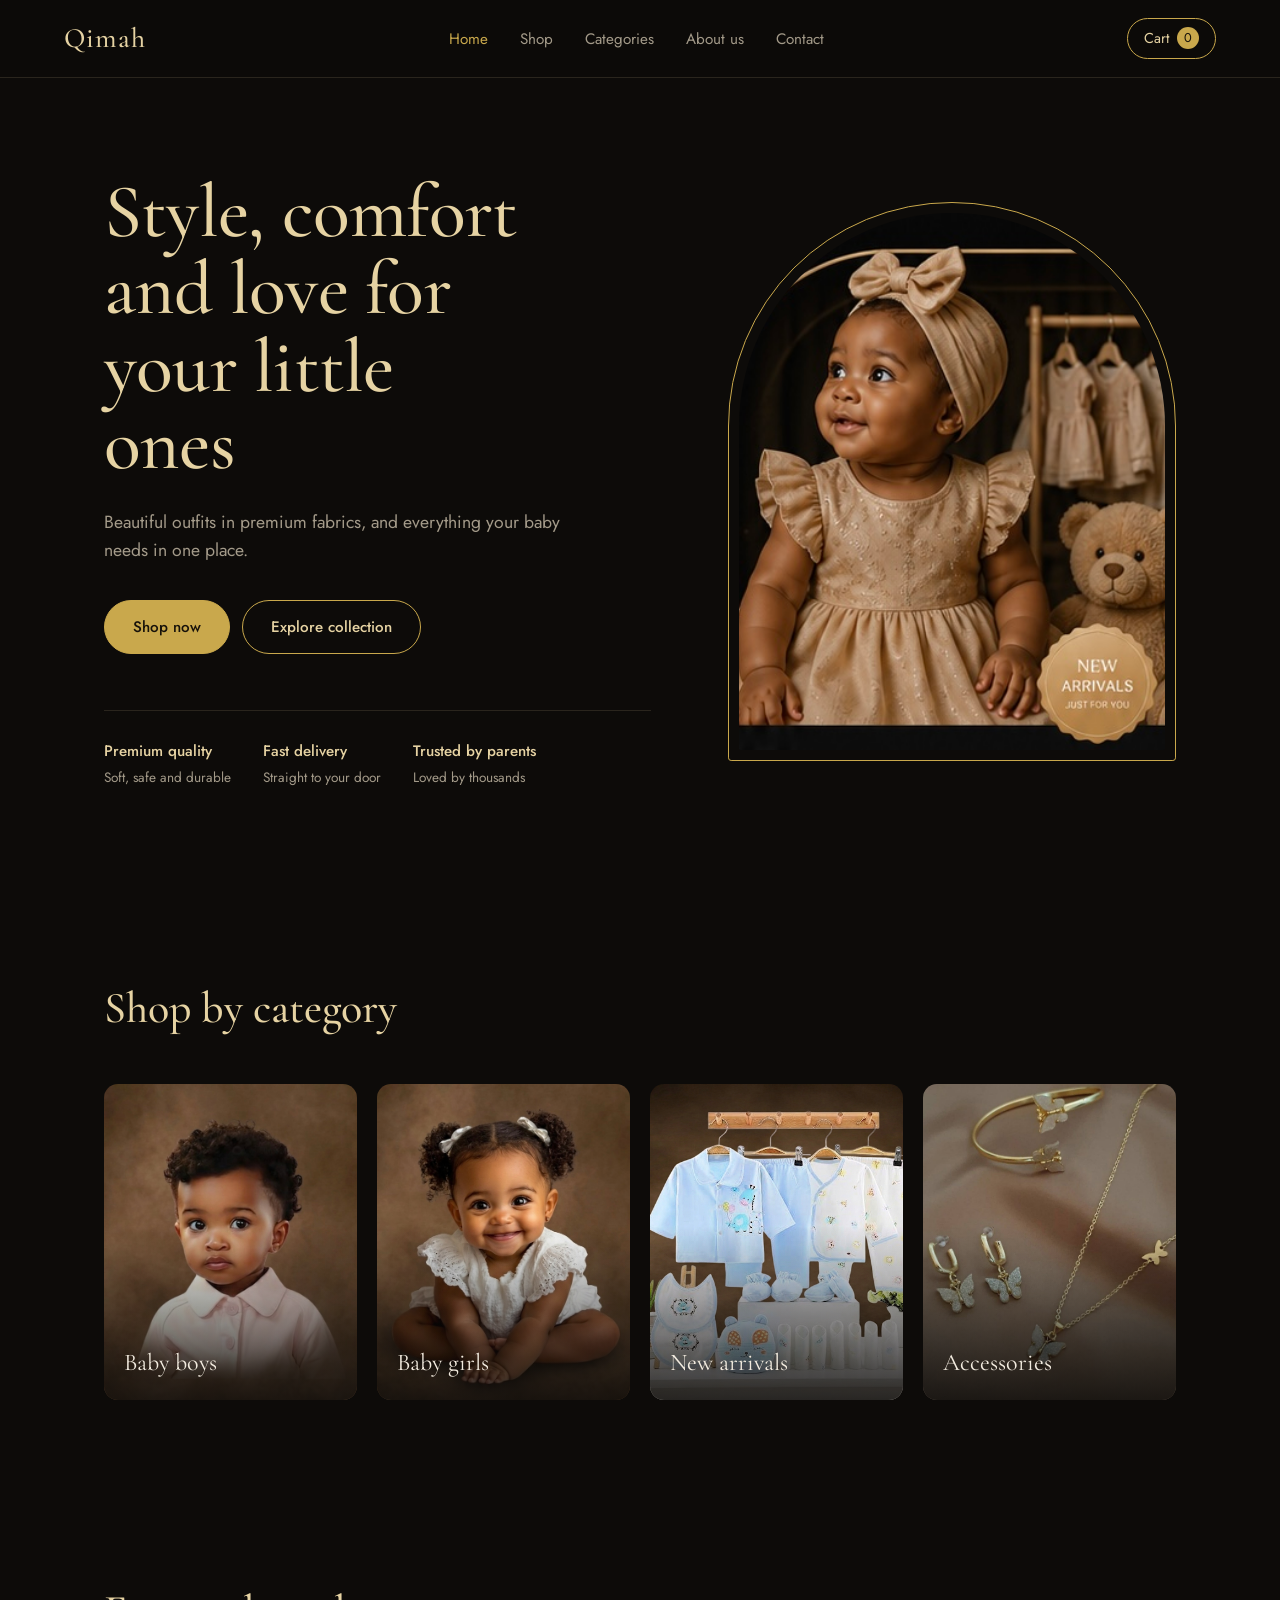
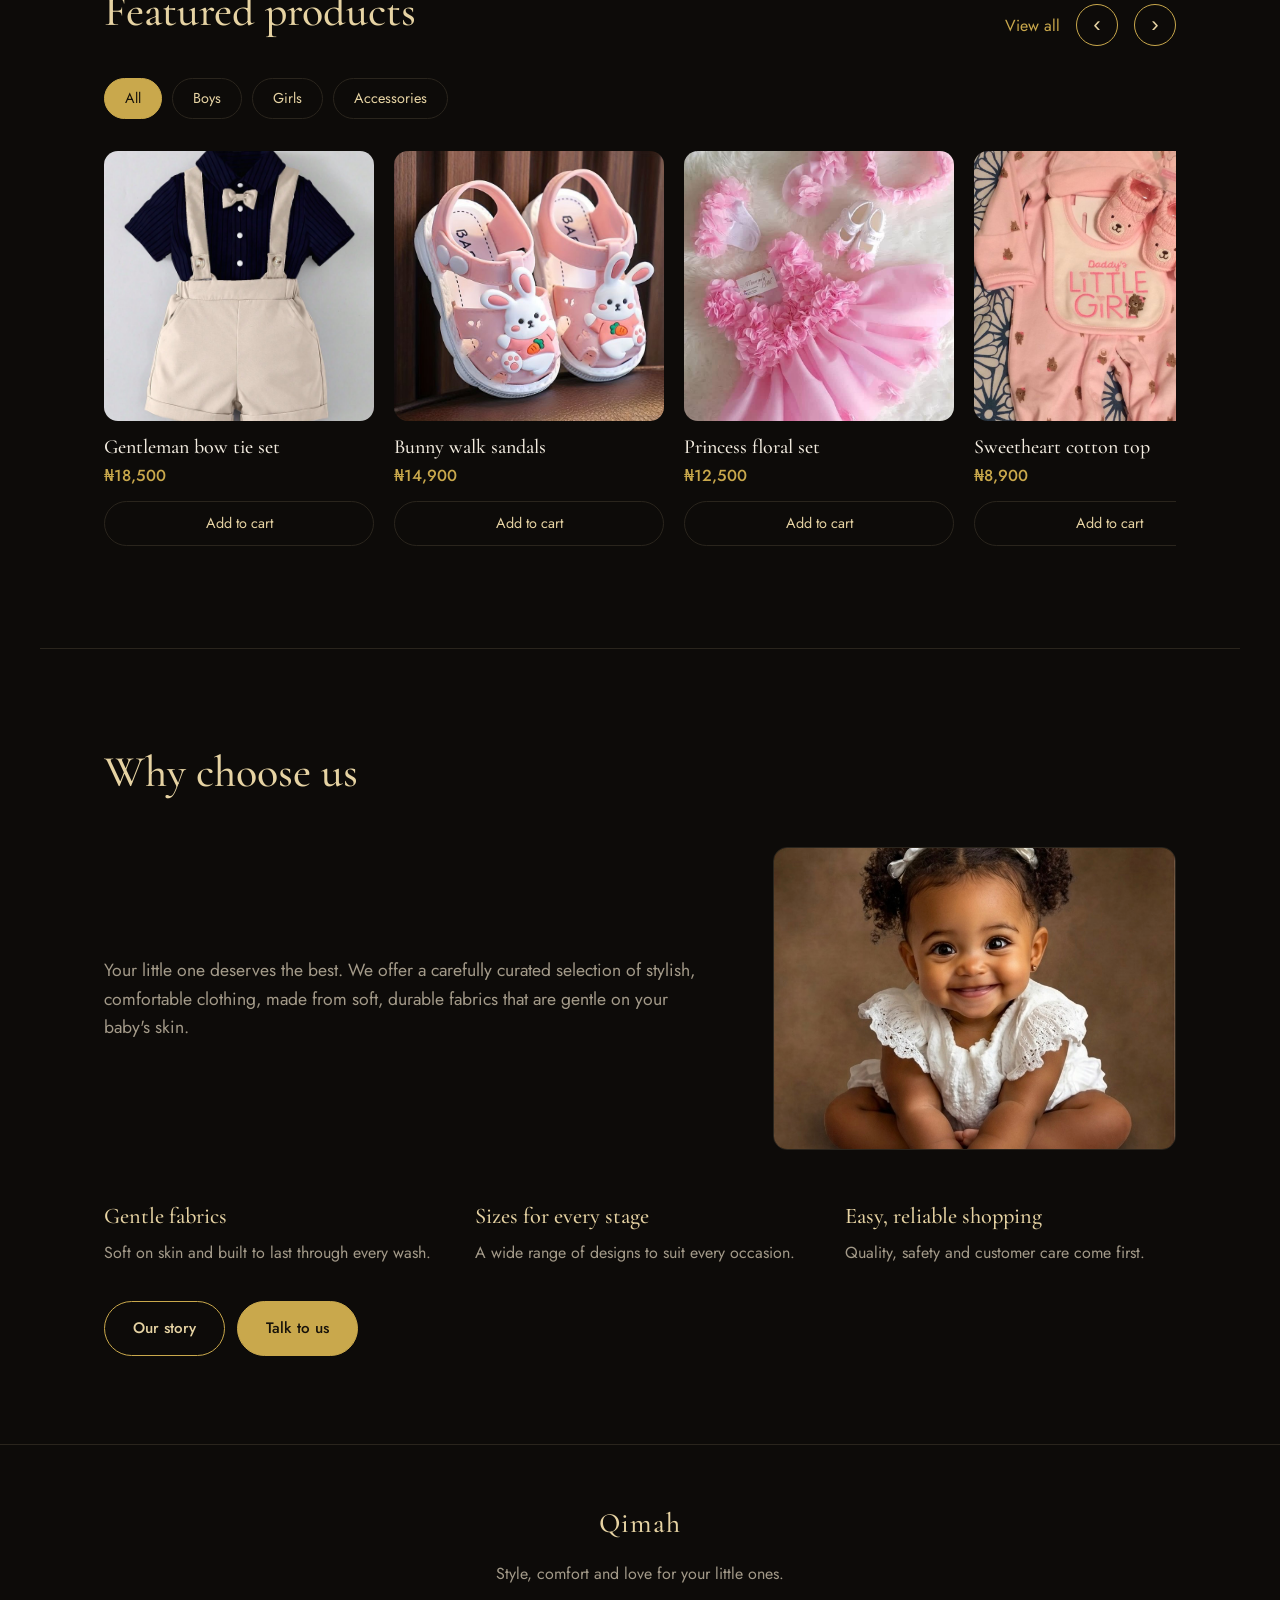
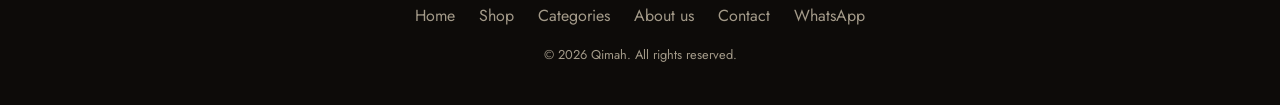
<file: index.html>
<!DOCTYPE html>
<html lang="en">

<head>
  <meta charset="UTF-8" />
  <meta name="viewport" content="width=device-width, initial-scale=1.0" />
  <title>Qimah | Baby Clothing Store</title>
  <meta name="description" content="Premium baby outfits and accessories. Soft, safe fabrics delivered to your door." />

  <link rel="preconnect" href="https://fonts.googleapis.com" />
  <link rel="preconnect" href="https://fonts.gstatic.com" crossorigin />
  <link href="https://fonts.googleapis.com/css2?family=Cormorant+Garamond:ital,wght@0,400;0,500;0,600;1,400&family=Jost:wght@400;500&display=swap" rel="stylesheet" />

  <link rel="stylesheet" href="style.css" />
  <link rel="stylesheet" href="extra.css" />
</head>

<body>

  <header class="site-header" id="site-header"></header>
  <aside id="cart-panel" class="cart-panel" aria-label="Shopping cart"></aside>

  <main>

    <section class="hero">
      <div class="hero-copy">
        <h1>Style, comfort and love for your little ones</h1>
        <p class="lead">
          Beautiful outfits in premium fabrics, and everything your baby needs in one place.
        </p>

        <div class="hero-actions">
          <a href="shop.html" class="btn btn-solid">Shop now</a>
          <a href="#categories" class="btn btn-outline">Explore collection</a>
        </div>

        <ul class="assurances">
          <li><strong>Premium quality</strong><span>Soft, safe and durable</span></li>
          <li><strong>Fast delivery</strong><span>Straight to your door</span></li>
          <li><strong>Trusted by parents</strong><span>Loved by thousands</span></li>
        </ul>
      </div>

      <div class="hero-media">
        <img src="OSEWE6659.JPG" alt="Baby wearing a Qimah outfit" />
      </div>
    </section>

    <section class="section" id="categories">
      <h2 class="section-title">Shop by category</h2>

      <div class="category-grid">
        <a href="shop.html?category=boys" class="category-card">
          <img src="IMG_E3553.JPG" alt="Baby boys outfits" loading="lazy" />
          <span class="category-label">Baby boys</span>
        </a>

        <a href="shop.html?category=girls" class="category-card">
          <img src="IMG_E3558.JPG" alt="Baby girls outfits" loading="lazy" />
          <span class="category-label">Baby girls</span>
        </a>

        <a href="shop.html?category=new" class="category-card">
          <img src="IMG_3565.PNG" alt="New arrivals" loading="lazy" />
          <span class="category-label">New arrivals</span>
        </a>

        <a href="shop.html?category=accessories" class="category-card">
          <img src="IMG_3567.JPG" alt="Baby accessories" loading="lazy" />
          <span class="category-label">Accessories</span>
        </a>
      </div>
    </section>

    <section class="section" id="shop">
      <div class="section-head">
        <h2 class="section-title">Featured products</h2>
        <div class="row-controls">
          <a href="shop.html" class="link-more">View all</a>
          <button id="row-prev" class="row-arrow" aria-label="Scroll left">&lsaquo;</button>
          <button id="row-next" class="row-arrow" aria-label="Scroll right">&rsaquo;</button>
        </div>
      </div>

      <div class="filters">
        <button class="filter-btn is-active" data-filter="all">All</button>
        <button class="filter-btn" data-filter="boys">Boys</button>
        <button class="filter-btn" data-filter="girls">Girls</button>
        <button class="filter-btn" data-filter="accessories">Accessories</button>
      </div>

      <div class="product-row" id="product-list"></div>
    </section>

    <section class="section why">
      <h2 class="section-title">Why choose us</h2>

      <div class="why-top">
        <p class="why-intro">
          Your little one deserves the best. We offer a carefully curated selection of stylish,
          comfortable clothing, made from soft, durable fabrics that are gentle on your baby's skin.
        </p>
        <div class="why-photo">
          <img src="IMG_E3558.JPG" alt="Baby dressed in a Qimah outfit" loading="lazy" />
        </div>
      </div>

      <div class="why-grid">
        <div>
          <h3>Gentle fabrics</h3>
          <p>Soft on skin and built to last through every wash.</p>
        </div>
        <div>
          <h3>Sizes for every stage</h3>
          <p>A wide range of designs to suit every occasion.</p>
        </div>
        <div>
          <h3>Easy, reliable shopping</h3>
          <p>Quality, safety and customer care come first.</p>
        </div>
      </div>

      <div class="hero-actions">
        <a href="about.html" class="btn btn-outline">Our story</a>
        <a href="contact.html" class="btn btn-solid">Talk to us</a>
      </div>
    </section>
  </main>

  <footer class="site-footer" id="site-footer"></footer>

  <script src="script.js"></script>
</body>
</html>
</file>
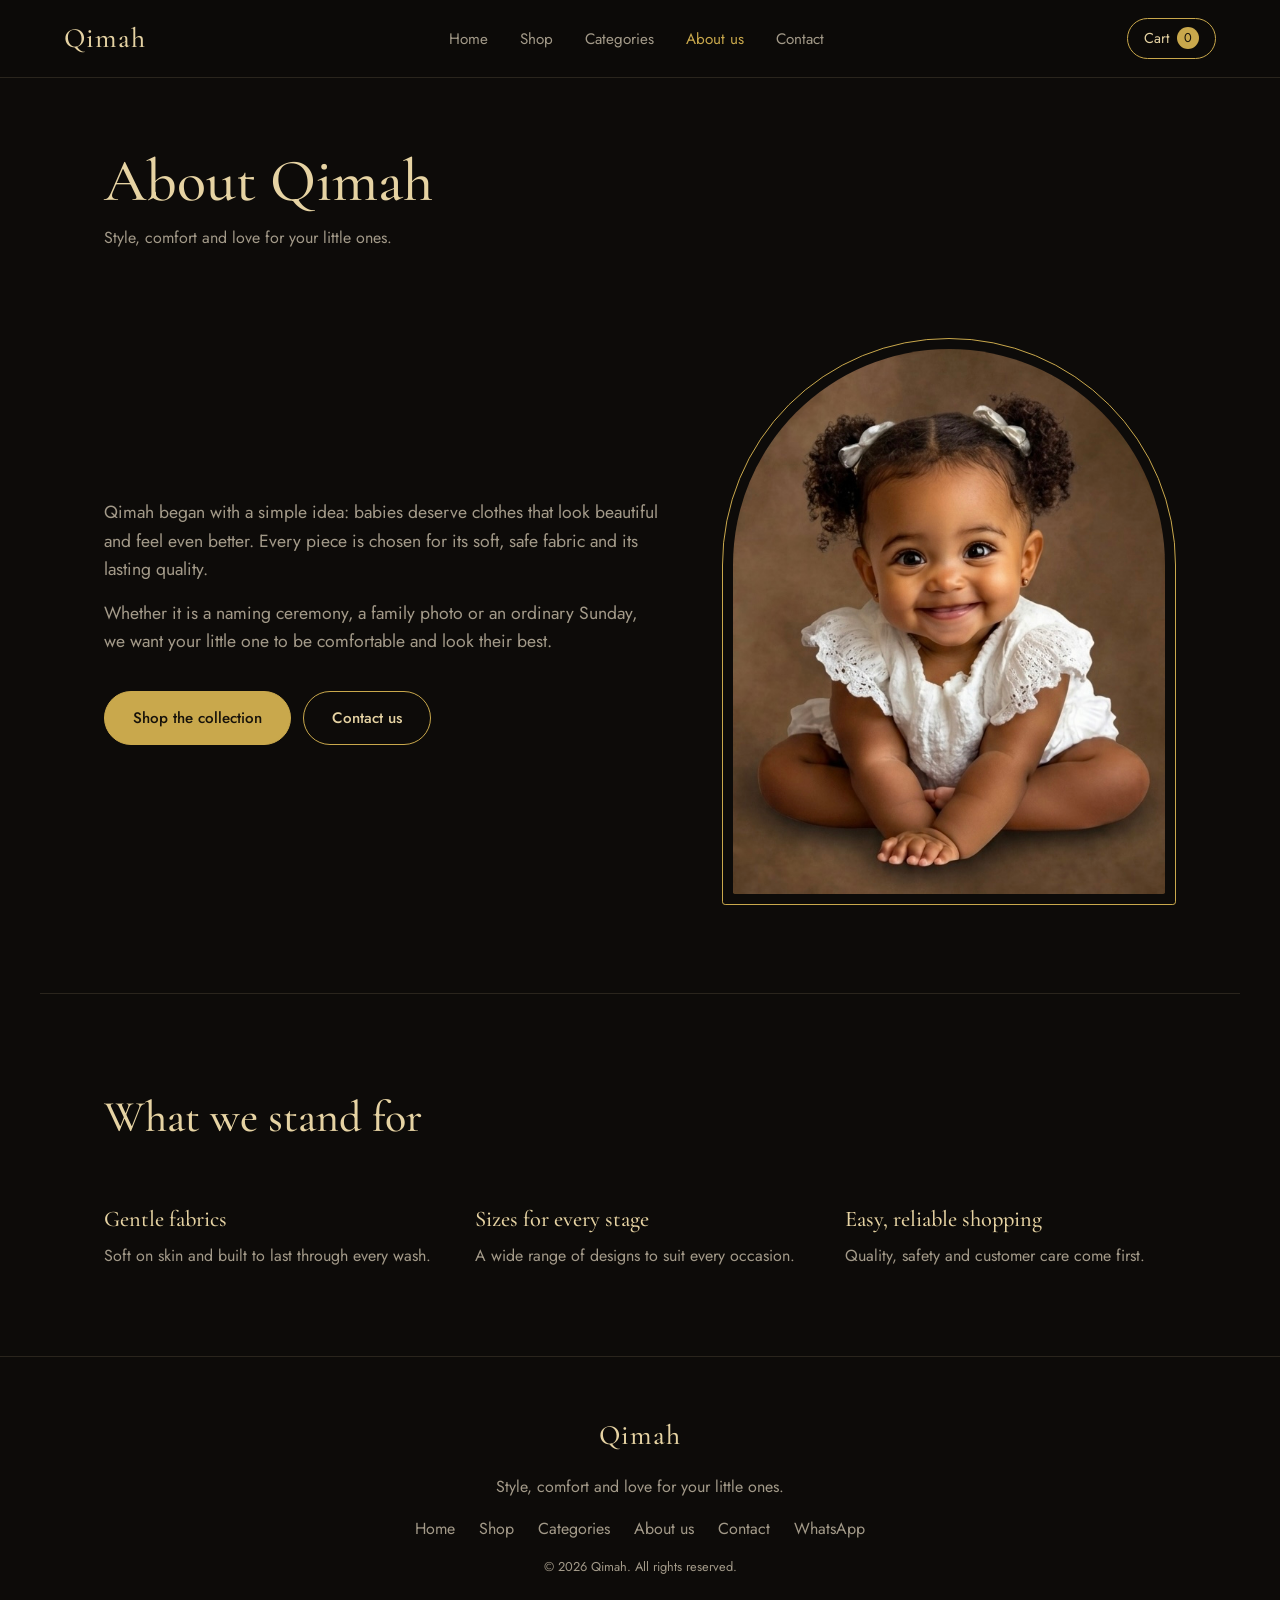
<file: about.html>
<!DOCTYPE html>
<html lang="en">

<head>
  <meta charset="UTF-8" />
  <meta name="viewport" content="width=device-width, initial-scale=1.0" />
  <title>About us | Qimah</title>
  <meta name="description" content="The story behind Qimah baby clothing." />

  <link rel="preconnect" href="https://fonts.googleapis.com" />
  <link rel="preconnect" href="https://fonts.gstatic.com" crossorigin />
  <link href="https://fonts.googleapis.com/css2?family=Cormorant+Garamond:ital,wght@0,400;0,500;0,600;1,400&family=Jost:wght@400;500&display=swap" rel="stylesheet" />
  <link rel="stylesheet" href="style.css" />
  <link rel="stylesheet" href="extra.css" />
</head>

<body>
  <header class="site-header" id="site-header"></header>
  <aside id="cart-panel" class="cart-panel" aria-label="Shopping cart"></aside>

  <div class="page-head">
    <h1>About Qimah</h1>
    <p>Style, comfort and love for your little ones.</p>
  </div>

  <main>
    <section class="section">
      <div class="story">
        <div>
          <p>
            Qimah began with a simple idea: babies deserve clothes that look beautiful and feel
            even better. Every piece is chosen for its soft, safe fabric and its lasting quality.
          </p>
          <p>
            Whether it is a naming ceremony, a family photo or an ordinary Sunday,
            we want your little one to be comfortable and look their best.
          </p>
          <div class="hero-actions">
            <a href="shop.html" class="btn btn-solid">Shop the collection</a>
            <a href="contact.html" class="btn btn-outline">Contact us</a>
          </div>
        </div>

        <div class="story-photo">
          <img src="IMG_E3558.JPG" alt="Baby dressed in a Qimah outfit" loading="lazy" />
        </div>
      </div>
    </section>

    <section class="section why">
      <h2 class="section-title">What we stand for</h2>
      <div class="why-grid">
        <div>
          <h3>Gentle fabrics</h3>
          <p>Soft on skin and built to last through every wash.</p>
        </div>
        <div>
          <h3>Sizes for every stage</h3>
          <p>A wide range of designs to suit every occasion.</p>
        </div>
        <div>
          <h3>Easy, reliable shopping</h3>
          <p>Quality, safety and customer care come first.</p>
        </div>
      </div>
    </section>
  </main>

  <footer class="site-footer" id="site-footer"></footer>
  <script src="script.js"></script>
</body>
</html>
</file>
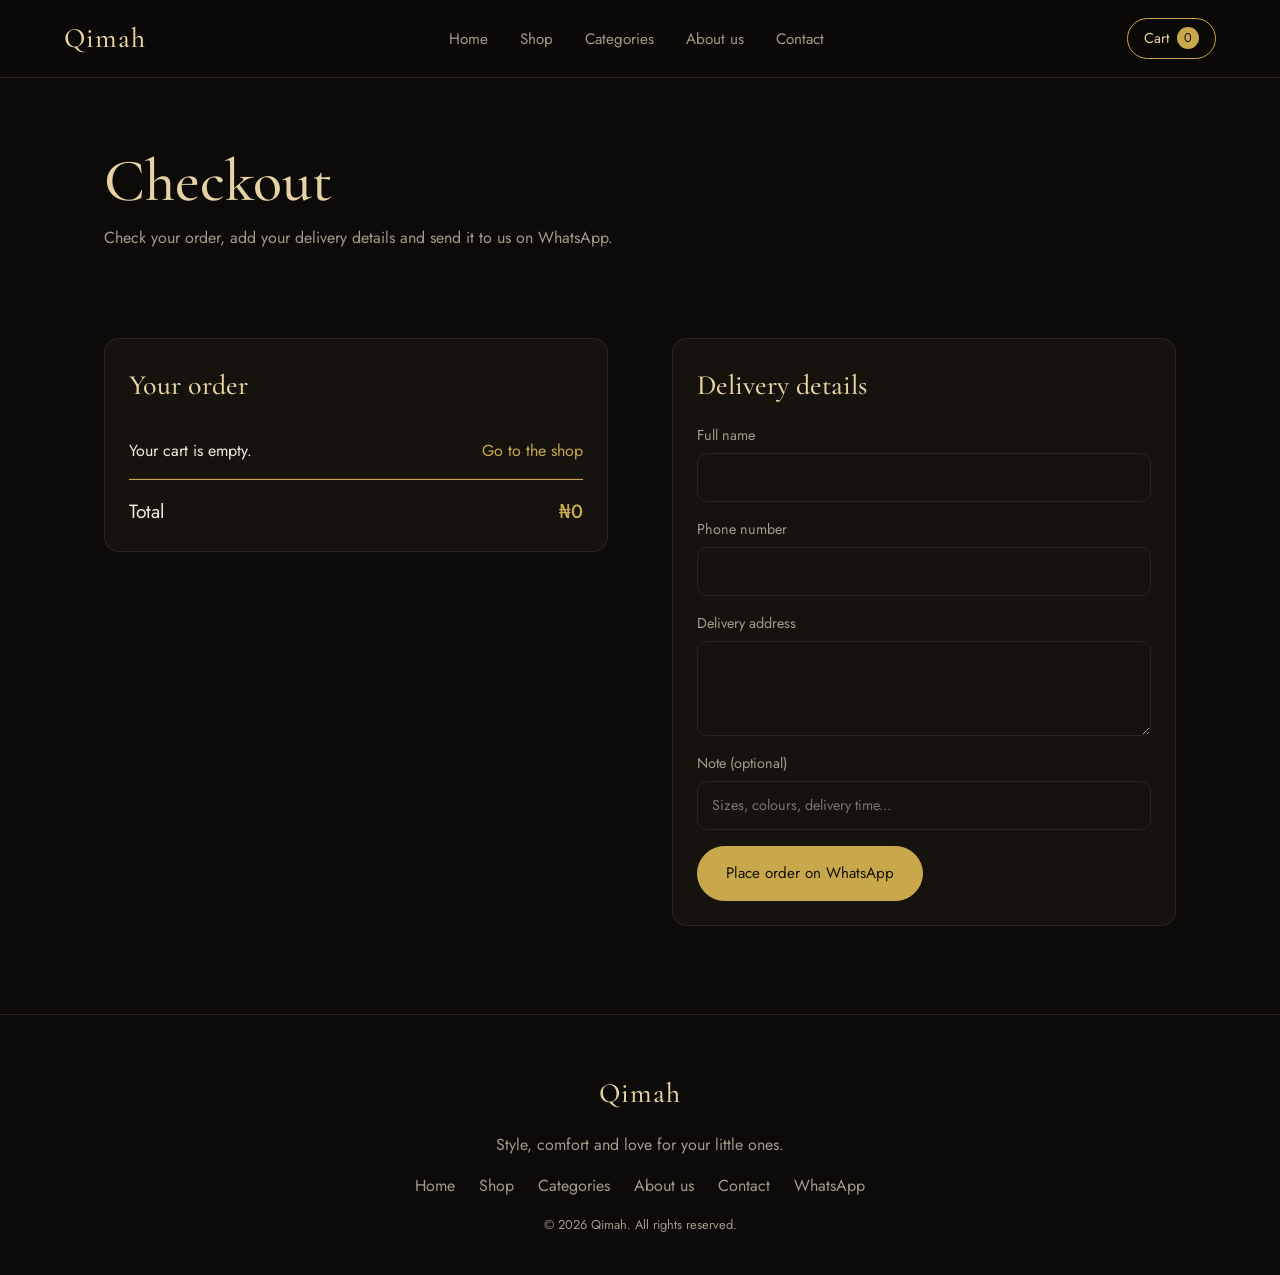
<file: checkout.html>
<!DOCTYPE html>
<html lang="en">

<head>
  <meta charset="UTF-8" />
  <meta name="viewport" content="width=device-width, initial-scale=1.0" />
  <title>Checkout | Qimah</title>

  <link rel="preconnect" href="https://fonts.googleapis.com" />
  <link rel="preconnect" href="https://fonts.gstatic.com" crossorigin />
  <link href="https://fonts.googleapis.com/css2?family=Cormorant+Garamond:ital,wght@0,400;0,500;0,600;1,400&family=Jost:wght@400;500&display=swap" rel="stylesheet" />
  <link rel="stylesheet" href="style.css" />
  <link rel="stylesheet" href="extra.css" />
</head>

<body>
  <header class="site-header" id="site-header"></header>
  <aside id="cart-panel" class="cart-panel" aria-label="Shopping cart"></aside>

  <div class="page-head">
    <h1>Checkout</h1>
    <p>Check your order, add your delivery details and send it to us on WhatsApp.</p>
  </div>

  <main class="section">
    <div class="two-col">

      <div class="box">
        <h2>Your order</h2>
        <ul id="order-summary" class="cart-items"></ul>
        <div class="order-total"><span>Total</span><strong id="order-total">&#8358;0</strong></div>
      </div>

      <div class="box" id="checkout-box">
        <h2>Delivery details</h2>
        <form id="checkout-form" class="form">
          <label>Full name
            <input type="text" name="fullname" required />
          </label>
          <label>Phone number
            <input type="tel" name="phone" required />
          </label>
          <label>Delivery address
            <textarea name="address" rows="3" required></textarea>
          </label>
          <label>Note (optional)
            <input type="text" name="note" placeholder="Sizes, colours, delivery time..." />
          </label>
          <button type="submit" class="btn btn-solid">Place order on WhatsApp</button>
        </form>
      </div>

    </div>
  </main>

  <footer class="site-footer" id="site-footer"></footer>
  <script src="script.js"></script>
</body>
</html>
</file>
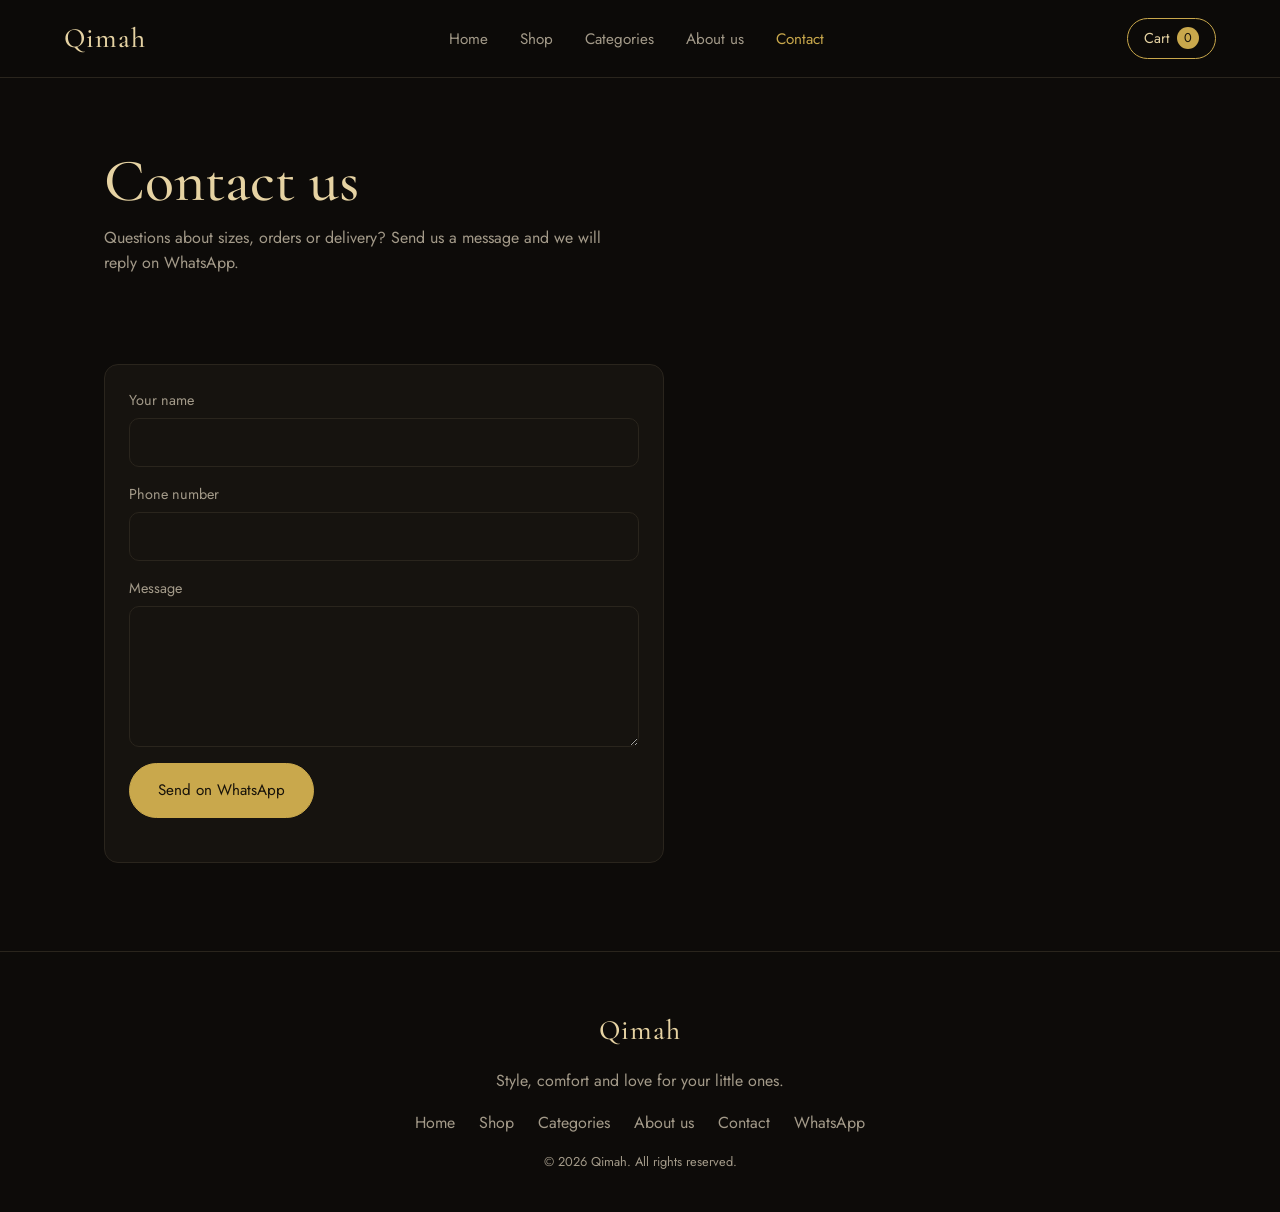
<file: contact.html>
<!DOCTYPE html>
<html lang="en">

<head>
  <meta charset="UTF-8" />
  <meta name="viewport" content="width=device-width, initial-scale=1.0" />
  <title>Contact | Qimah</title>
  <meta name="description" content="Get in touch with Qimah." />

  <link rel="preconnect" href="https://fonts.googleapis.com" />
  <link rel="preconnect" href="https://fonts.gstatic.com" crossorigin />
  <link href="https://fonts.googleapis.com/css2?family=Cormorant+Garamond:ital,wght@0,400;0,500;0,600;1,400&family=Jost:wght@400;500&display=swap" rel="stylesheet" />
  <link rel="stylesheet" href="style.css" />
  <link rel="stylesheet" href="extra.css" />
</head>

<body>
  <header class="site-header" id="site-header"></header>
  <aside id="cart-panel" class="cart-panel" aria-label="Shopping cart"></aside>

  <div class="page-head">
    <h1>Contact us</h1>
    <p>Questions about sizes, orders or delivery? Send us a message and we will reply on WhatsApp.</p>
  </div>

  <main class="section">
    <div class="box" style="max-width: 560px;">

      <form id="contact-form" class="form">
        <label>Your name
          <input type="text" name="fullname" required />
        </label>
        <label>Phone number
          <input type="tel" name="phone" required />
        </label>
        <label>Message
          <textarea name="message" rows="5" required></textarea>
        </label>
        <button type="submit" class="btn btn-solid">Send on WhatsApp</button>
      </form>
      <p id="contact-done" class="form-note" role="status"></p>
    </div>
  </main>

  <footer class="site-footer" id="site-footer"></footer>
  <script src="script.js"></script>
</body>
</html>
</file>
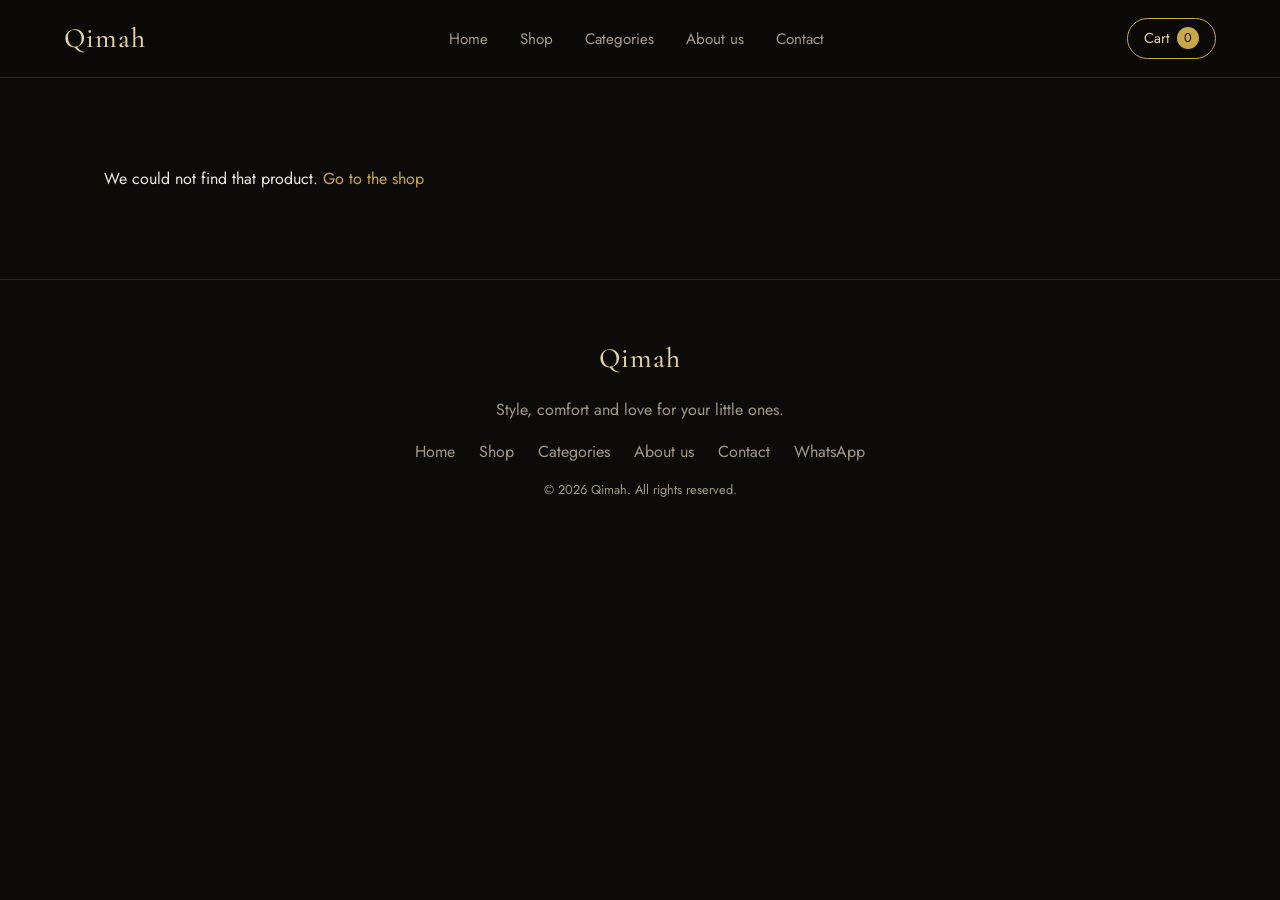
<file: product.html>
<!DOCTYPE html>
<html lang="en">

<head>
  <meta charset="UTF-8" />
  <meta name="viewport" content="width=device-width, initial-scale=1.0" />
  <title>Product | Qimah</title>

  <link rel="preconnect" href="https://fonts.googleapis.com" />
  <link rel="preconnect" href="https://fonts.gstatic.com" crossorigin />
  <link href="https://fonts.googleapis.com/css2?family=Cormorant+Garamond:ital,wght@0,400;0,500;0,600;1,400&family=Jost:wght@400;500&display=swap" rel="stylesheet" />
  <link rel="stylesheet" href="style.css" />
  <link rel="stylesheet" href="extra.css" />
</head>

<body>
  <header class="site-header" id="site-header"></header>
  <aside id="cart-panel" class="cart-panel" aria-label="Shopping cart"></aside>

  <main class="section">

    <div class="detail" id="product-detail"></div>
  </main>

  <footer class="site-footer" id="site-footer"></footer>
  <script src="script.js"></script>
</body>
</html>
</file>
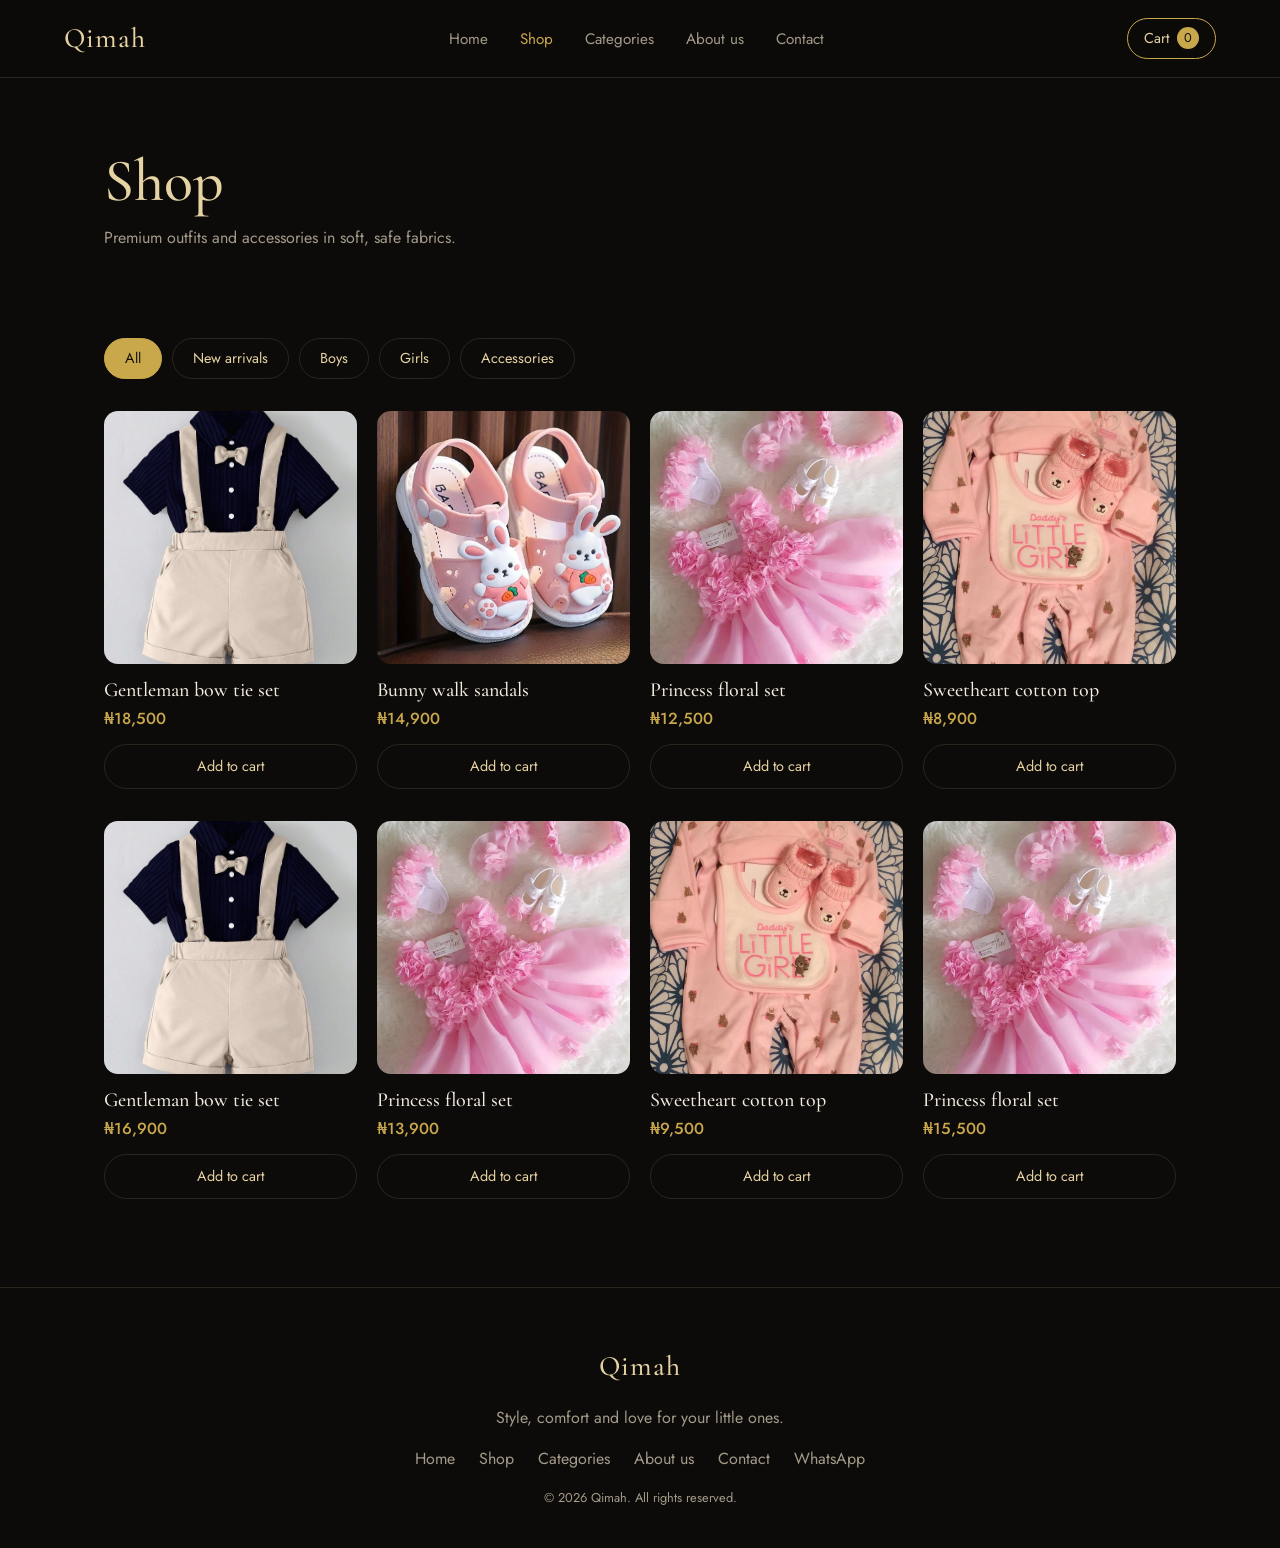
<file: shop.html>
<!DOCTYPE html>
<html lang="en">

<head>
  <meta charset="UTF-8" />
  <meta name="viewport" content="width=device-width, initial-scale=1.0" />
  <title>Shop | Qimah</title>
  <meta name="description" content="Shop premium baby outfits and accessories from Qimah." />

  <link rel="preconnect" href="https://fonts.googleapis.com" />
  <link rel="preconnect" href="https://fonts.gstatic.com" crossorigin />
  <link href="https://fonts.googleapis.com/css2?family=Cormorant+Garamond:ital,wght@0,400;0,500;0,600;1,400&family=Jost:wght@400;500&display=swap" rel="stylesheet" />
  <link rel="stylesheet" href="style.css" />
  <link rel="stylesheet" href="extra.css" />
</head>

<body>
  <header class="site-header" id="site-header"></header>
  <aside id="cart-panel" class="cart-panel" aria-label="Shopping cart"></aside>

  <div class="page-head">
    <h1>Shop</h1>
    <p>Premium outfits and accessories in soft, safe fabrics.</p>
  </div>

  <main class="section">
    <div class="filters">
      <button class="filter-btn is-active" data-filter="all">All</button>
      <button class="filter-btn" data-filter="new">New arrivals</button>
      <button class="filter-btn" data-filter="boys">Boys</button>
      <button class="filter-btn" data-filter="girls">Girls</button>
      <button class="filter-btn" data-filter="accessories">Accessories</button>
    </div>

    <div class="product-grid" id="product-list"></div>
  </main>

  <footer class="site-footer" id="site-footer"></footer>
  <script src="script.js"></script>
</body>
</html>
</file>
<file: style.css>
:root {

  --bg: #0d0b09;
  --surface: #16130f;
  --line: #2a251d;
  --gold: #c9a84c;
  --champagne: #e6d3a3;
  --text: #f2ebdf;
  --muted: #a39a89;

  --font-display: "Cormorant Garamond", Georgia, serif;
  --font-body: "Jost", system-ui, sans-serif;

  --radius: 14px;
  --gutter: clamp(20px, 5vw, 64px);
  --max: 1200px;
}

*, *::before, *::after { box-sizing: border-box; }

html { scroll-behavior: smooth; scroll-padding-top: 80px; }

body {
  margin: 0;
  background: var(--bg);
  color: var(--text);
  font-family: var(--font-body);
  font-size: 1rem;
  line-height: 1.6;
  -webkit-font-smoothing: antialiased;
}

img { display: block; width: 100%; height: 100%; object-fit: cover; }

a { color: inherit; text-decoration: none; }
ul { list-style: none; margin: 0; padding: 0; }
h1, h2, h3, p { margin: 0; }

:focus-visible { outline: 2px solid var(--gold); outline-offset: 3px; }

.site-header {
  position: sticky;
  top: 0;
  z-index: 10;
  display: flex;
  align-items: center;
  justify-content: space-between;
  padding: 16px var(--gutter);
  background: rgba(13, 11, 9, 0.85);
  backdrop-filter: blur(12px);
  border-bottom: 1px solid var(--line);
}

.brand {
  font-family: var(--font-display);
  font-size: 1.75rem;
  font-weight: 500;
  letter-spacing: 0.04em;
  color: var(--champagne);
}

.nav ul { display: flex; gap: 32px; }
.nav a {
  font-size: 0.95rem;
  color: var(--muted);
  transition: color 0.2s;
}
.nav a:hover { color: var(--gold); }

.nav-toggle { display: none; }

.hero {
  display: grid;
  grid-template-columns: 1.1fr 0.9fr;
  align-items: center;
  gap: clamp(32px, 6vw, 88px);
  max-width: var(--max);
  margin: 0 auto;
  padding: clamp(48px, 8vw, 96px) var(--gutter);
}

.hero h1 {
  font-family: var(--font-display);
  font-weight: 500;
  font-size: clamp(2.6rem, 6vw, 4.75rem);
  line-height: 1.02;
  letter-spacing: -0.01em;
  color: var(--champagne);
  max-width: 12ch;
}

.lead {
  margin-top: 24px;
  max-width: 44ch;
  font-size: 1.1rem;
  color: var(--muted);
}

.hero-actions {
  display: flex;
  flex-wrap: wrap;
  gap: 12px;
  margin-top: 36px;
}

.btn {
  display: inline-flex;
  align-items: center;
  justify-content: center;
  padding: 14px 28px;
  border-radius: 999px;
  font-size: 0.95rem;
  font-weight: 500;
  border: 1px solid var(--gold);
  transition: background 0.2s, color 0.2s;
}

.btn-solid { background: var(--gold); color: #17120a; }
.btn-solid:hover { background: var(--champagne); border-color: var(--champagne); }

.btn-outline { color: var(--champagne); }
.btn-outline:hover { background: rgba(201, 168, 76, 0.12); }

.assurances {
  display: grid;
  grid-template-columns: repeat(3, auto);
  justify-content: start;
  gap: 32px;
  margin-top: 56px;
  padding-top: 28px;
  border-top: 1px solid var(--line);
}
.assurances strong {
  display: block;
  font-weight: 500;
  font-size: 0.95rem;
  color: var(--champagne);
}
.assurances span { font-size: 0.85rem; color: var(--muted); }

.hero-media {
  aspect-ratio: 4 / 5;
  max-height: 600px;
  width: 100%;
  overflow: hidden;
  border-radius: 999px 999px var(--radius) var(--radius);
  border: 1px solid var(--gold);
  padding: 10px;
}
.hero-media img { border-radius: 999px 999px 8px 8px; }

.section {
  max-width: var(--max);
  margin: 0 auto;
  padding: clamp(48px, 7vw, 88px) var(--gutter);
}

.section-title {
  font-family: var(--font-display);
  font-weight: 500;
  font-size: clamp(1.9rem, 3.5vw, 2.75rem);
  color: var(--champagne);
  margin-bottom: 40px;
}

.category-grid {
  display: grid;
  grid-template-columns: repeat(4, 1fr);
  gap: 20px;
}

.category-card {
  position: relative;
  aspect-ratio: 4 / 5;
  overflow: hidden;
  border-radius: var(--radius);
  background: var(--surface);
}

.category-card::after {
  content: "";
  position: absolute;
  inset: 0;
  background: linear-gradient(to top, rgba(13, 11, 9, 0.85), transparent 55%);
}

.category-label {
  position: absolute;
  left: 20px;
  bottom: 18px;
  z-index: 1;
  font-family: var(--font-display);
  font-size: 1.5rem;
  color: var(--text);
}
.category-card:hover .category-label { color: var(--gold); }

.product-grid {
  display: grid;
  grid-template-columns: repeat(4, 1fr);
  gap: 32px 20px;
}

.product-img {
  aspect-ratio: 1;
  overflow: hidden;
  border-radius: var(--radius);
  background: var(--surface);
}

.product-info { padding-top: 14px; }
.product-info h3 {
  font-family: var(--font-display);
  font-weight: 500;
  font-size: 1.25rem;
  line-height: 1.2;
}
.price { margin-top: 4px; color: var(--gold); font-weight: 500; }

.add-btn {
  margin-top: 12px;
  width: 100%;
  padding: 10px;
  font: inherit;
  font-size: 0.9rem;
  color: var(--champagne);
  background: transparent;
  border: 1px solid var(--line);
  border-radius: 999px;
  cursor: pointer;
  transition: background 0.2s, color 0.2s, border-color 0.2s;
}
.add-btn:hover {
  background: var(--gold);
  border-color: var(--gold);
  color: #17120a;
}

.why { border-top: 1px solid var(--line); }

.why-top {
  display: grid;
  grid-template-columns: 1.2fr 0.8fr;
  align-items: center;
  gap: clamp(24px, 5vw, 64px);
}

.why-intro {
  max-width: 60ch;
  font-size: 1.1rem;
  color: var(--muted);
}

.why-photo {
  aspect-ratio: 4 / 3;
  overflow: hidden;
  border-radius: var(--radius);
  border: 1px solid var(--line);
  background: var(--surface);
}

.why-grid {
  display: grid;
  grid-template-columns: repeat(3, 1fr);
  gap: 40px;
  margin-top: 48px;
}
.why-grid h3 {
  font-family: var(--font-display);
  font-weight: 500;
  font-size: 1.4rem;
  color: var(--champagne);
}
.why-grid p { margin-top: 6px; color: var(--muted); }

.site-footer {
  display: grid;
  justify-items: center;
  gap: 16px;
  padding: 56px var(--gutter) 40px;
  text-align: center;
  border-top: 1px solid var(--line);
  color: var(--muted);
}
.site-footer ul { display: flex; flex-wrap: wrap; justify-content: center; gap: 24px; }
.site-footer a:not(.brand):hover { color: var(--gold); }
.site-footer small { font-size: 0.8rem; }

.cart-btn {
  display: inline-flex;
  align-items: center;
  gap: 8px;
  padding: 8px 16px;
  font: inherit;
  font-size: 0.9rem;
  color: var(--champagne);
  background: transparent;
  border: 1px solid var(--gold);
  border-radius: 999px;
  cursor: pointer;
  transition: background 0.2s;
}
.cart-btn:hover { background: rgba(201, 168, 76, 0.12); }

.cart-count {
  display: inline-grid;
  place-items: center;
  min-width: 22px;
  height: 22px;
  padding: 0 6px;
  font-size: 0.8rem;
  color: #17120a;
  background: var(--gold);
  border-radius: 999px;
}

.cart-panel {
  position: fixed;
  top: 0;
  right: 0;
  z-index: 20;
  display: flex;
  flex-direction: column;
  width: min(100%, 380px);
  height: 100%;
  padding: 24px;
  background: var(--surface);
  border-left: 1px solid var(--line);
  transform: translateX(100%);
  transition: transform 0.3s;
}

.cart-panel.is-open { transform: translateX(0); }

.cart-header {
  display: flex;
  justify-content: space-between;
  align-items: center;
  margin-bottom: 16px;
}
.cart-header h2 {
  font-family: var(--font-display);
  font-weight: 500;
  font-size: 1.75rem;
  color: var(--champagne);
}
.cart-close {
  font-size: 2rem;
  line-height: 1;
  color: var(--muted);
  background: none;
  border: 0;
  cursor: pointer;
}
.cart-close:hover { color: var(--gold); }

.cart-items { flex: 1; overflow-y: auto; }
.cart-items li {
  display: flex;
  justify-content: space-between;
  align-items: center;
  gap: 12px;
  padding: 14px 0;
  border-bottom: 1px solid var(--line);
}
.cart-item-name { font-family: var(--font-display); font-size: 1.15rem; }
.cart-item-detail { font-size: 0.85rem; color: var(--muted); }
.remove-btn {
  font: inherit;
  font-size: 0.8rem;
  color: var(--muted);
  background: none;
  border: 0;
  text-decoration: underline;
  cursor: pointer;
}
.remove-btn:hover { color: var(--gold); }

.cart-empty { color: var(--muted); }

.cart-footer {
  display: flex;
  justify-content: space-between;
  padding-top: 16px;
  font-size: 1.2rem;
  border-top: 1px solid var(--gold);
}
.cart-footer strong { color: var(--gold); font-weight: 500; }

.filters {
  display: flex;
  flex-wrap: wrap;
  gap: 10px;
  margin-bottom: 32px;
}
.filter-btn {
  padding: 8px 20px;
  font: inherit;
  font-size: 0.9rem;
  color: var(--champagne);
  background: transparent;
  border: 1px solid var(--line);
  border-radius: 999px;
  cursor: pointer;
  transition: background 0.2s, color 0.2s;
}
.filter-btn:hover { border-color: var(--gold); }

.filter-btn.is-active { background: var(--gold); border-color: var(--gold); color: #17120a; }

.product.is-hidden { display: none; }

.add-btn.is-added { background: var(--gold); border-color: var(--gold); color: #17120a; }

@media (max-width: 960px) {

  .category-grid,
  .product-grid { grid-template-columns: repeat(2, 1fr); }

  .why-grid { grid-template-columns: 1fr; gap: 28px; }
}

@media (max-width: 760px) {

  .nav-toggle {
    display: grid;
    gap: 6px;
    padding: 10px;
    background: none;
    border: 0;
    cursor: pointer;
  }

  .nav-toggle span {
    display: block;
    width: 24px;
    height: 1.5px;
    background: var(--champagne);
  }

  .nav {
    position: absolute;
    top: 100%;
    left: 0;
    right: 0;
    display: none;
    padding: 12px var(--gutter) 24px;
    background: var(--bg);
    border-bottom: 1px solid var(--line);
  }
  .nav.is-open { display: block; }
  .nav ul { flex-direction: column; gap: 4px; }
  .nav a { display: block; padding: 10px 0; font-size: 1.05rem; }

  .hero { grid-template-columns: 1fr; }
  .hero-media { order: -1; max-width: 360px; margin: 0 auto; }
  .assurances { grid-template-columns: 1fr; gap: 16px; }

  .why-top { grid-template-columns: 1fr; }

  .category-label { left: 14px; bottom: 12px; font-size: 1.2rem; }
  .product-info h3 { font-size: 1.1rem; }
}

@media (prefers-reduced-motion: reduce) {
  html { scroll-behavior: auto; }
  * { transition: none !important; }
}
</file>
<file: extra.css>
.nav a.is-current { color: var(--gold); }

a.product-img { display: block; }
.product-info h3 a:hover { color: var(--gold); }

button.btn { font: inherit; font-size: 0.95rem; cursor: pointer; }
.link-more { color: var(--gold); }
.link-more:hover { color: var(--champagne); }

.section-head {
  display: flex;
  justify-content: space-between;
  align-items: end;
  flex-wrap: wrap;
  gap: 16px;
  margin-bottom: 32px;
}
.section-head .section-title { margin-bottom: 0; }
.row-controls { display: flex; align-items: center; gap: 16px; }

.product-row {
  display: flex;
  gap: 20px;
  overflow-x: auto;
  scroll-snap-type: x mandatory;
  scroll-behavior: smooth;
  padding-bottom: 14px;
  scrollbar-width: thin;
  scrollbar-color: var(--gold) var(--line);
}

.product-row .product { flex: 0 0 clamp(220px, 24vw, 270px); scroll-snap-align: start; }

.row-arrow {
  width: 42px;
  height: 42px;
  font-size: 1.4rem;
  line-height: 1;
  color: var(--champagne);
  background: transparent;
  border: 1px solid var(--gold);
  border-radius: 50%;
  cursor: pointer;
  transition: background 0.2s, color 0.2s;
}
.row-arrow:hover { background: var(--gold); color: #17120a; }

.page-head {
  max-width: var(--max);
  margin: 0 auto;
  padding: clamp(40px, 6vw, 72px) var(--gutter) 0;
}
.page-head h1 {
  font-family: var(--font-display);
  font-weight: 500;
  font-size: clamp(2.4rem, 5vw, 3.75rem);
  line-height: 1.05;
  color: var(--champagne);
}
.page-head p { margin-top: 12px; max-width: 52ch; color: var(--muted); }

.detail { display: grid; grid-template-columns: 1fr 1fr; gap: clamp(24px, 5vw, 64px); align-items: start; }
.detail-photo { aspect-ratio: 1; overflow: hidden; border-radius: var(--radius); background: var(--surface); }
.detail-info h1 {
  margin-top: 20px;
  font-family: var(--font-display);
  font-weight: 500;
  font-size: clamp(2rem, 4vw, 3rem);
  line-height: 1.1;
  color: var(--champagne);
}
.detail-info .price { margin: 8px 0 16px; font-size: 1.5rem; }
.detail-info p { max-width: 46ch; color: var(--muted); }
.detail-info .price { color: var(--gold); }
.qty-row { display: flex; align-items: center; gap: 12px; margin-top: 24px; }
.qty-row input {
  width: 72px;
  padding: 8px 10px;
  font: inherit;
  color: var(--text);
  background: var(--surface);
  border: 1px solid var(--line);
  border-radius: 10px;
}
.detail-actions { display: grid; gap: 12px; margin-top: 24px; max-width: 360px; }
.detail-actions .add-btn { margin-top: 0; padding: 14px; }

.two-col { display: grid; grid-template-columns: 1fr 1fr; gap: clamp(24px, 5vw, 64px); align-items: start; }
.form { display: grid; gap: 16px; }
.form label { display: grid; gap: 6px; font-size: 0.9rem; color: var(--muted); }
.form input,
.form textarea {
  font: inherit;
  color: var(--text);
  background: var(--surface);
  border: 1px solid var(--line);
  border-radius: 10px;
  padding: 12px 14px;
}
.form input:focus,
.form textarea:focus { border-color: var(--gold); outline: none; }
.form button { justify-self: start; }
.form-note { margin-top: 12px; color: var(--gold); }
.box { padding: 24px; background: var(--surface); border: 1px solid var(--line); border-radius: var(--radius); }
.box h2 { margin-bottom: 16px; font-family: var(--font-display); font-weight: 500; font-size: 1.75rem; color: var(--champagne); }
.box p { color: var(--muted); margin-bottom: 20px; }
.order-total { display: flex; justify-content: space-between; padding-top: 16px; font-size: 1.2rem; border-top: 1px solid var(--gold); }
.order-total strong { color: var(--gold); font-weight: 500; }

.story { display: grid; grid-template-columns: 1.1fr 0.9fr; gap: clamp(24px, 5vw, 64px); align-items: center; }
.story p { color: var(--muted); font-size: 1.1rem; max-width: 56ch; }
.story p + p { margin-top: 16px; }
.story-photo { aspect-ratio: 4 / 5; overflow: hidden; border-radius: 999px 999px var(--radius) var(--radius); border: 1px solid var(--gold); padding: 10px; }
.story-photo img { border-radius: 999px 999px 8px 8px; }

.cart-overlay {
  position: fixed;
  inset: 0;
  z-index: 15;
  background: rgba(0, 0, 0, 0.55);
  opacity: 0;
  pointer-events: none;
  transition: opacity 0.3s;
}
.cart-overlay.is-open { opacity: 1; pointer-events: auto; }
.cart-qty { display: flex; align-items: center; gap: 10px; margin-top: 6px; }
.qty-btn {
  width: 26px;
  height: 26px;
  font: inherit;
  color: var(--champagne);
  background: transparent;
  border: 1px solid var(--line);
  border-radius: 50%;
  cursor: pointer;
}
.qty-btn:hover { border-color: var(--gold); color: var(--gold); }
.cart-checkout { margin-top: 16px; }

@media (max-width: 760px) {
  .detail,
  .two-col,
  .story { grid-template-columns: 1fr; }
  .story-photo { max-width: 320px; }
  .product-row .product { flex-basis: 200px; }
}
</file>
